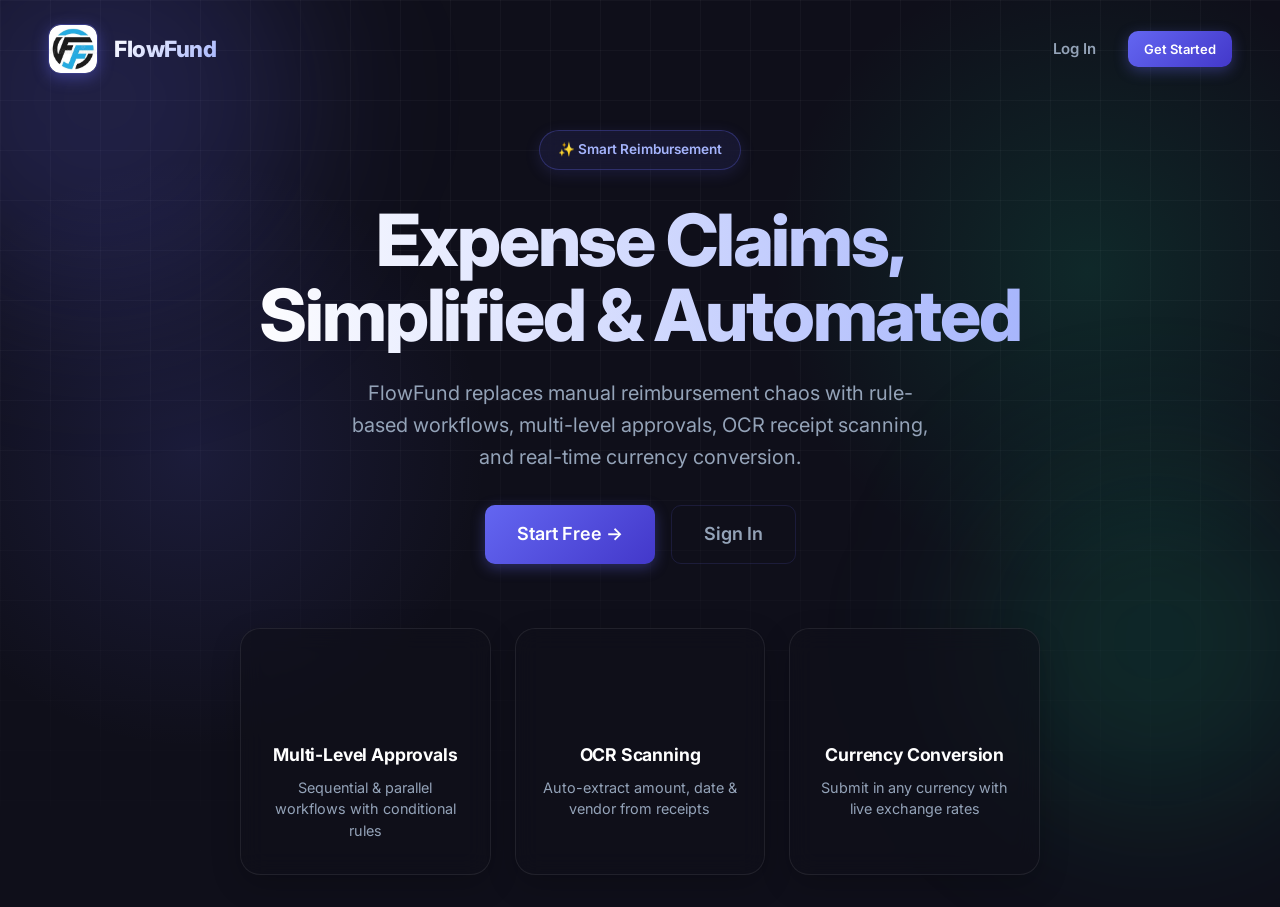
<file: frontend/index.html>
<!DOCTYPE html>
<html lang="en">

<head>
    <meta charset="UTF-8">
    <meta name="viewport" content="width=device-width, initial-scale=1.0">
    <meta name="description"
        content="FlowFund - Smart Expense Reimbursement System. Automate your expense workflows with multi-level approvals, OCR receipts, and currency conversion.">
    <title>FlowFund – Smart Expense Reimbursement</title>
    <link rel="stylesheet" href="css/styles.css">
    <style>
        @keyframes float {
            0%, 100% { transform: translateY(0) scale(1); }
            50% { transform: translateY(-20px) scale(1.05); }
        }
        @keyframes pulse-glow {
            0%, 100% { opacity: 0.6; }
            50% { opacity: 0.8; transform: scale(1.1); }
        }
        @keyframes gradientShift {
            0% { background-position: 0% 50%; }
            50% { background-position: 100% 50%; }
            100% { background-position: 0% 50%; }
        }

        .hero {
            min-height: 100vh;
            display: flex;
            flex-direction: column;
            background-color: var(--bg-primary);
            position: relative;
            overflow: hidden;
        }

        /* Hackathon-level animated background elements */
        .hero::after {
            content: '';
            position: absolute;
            inset: 0;
            background-image: 
                radial-gradient(circle at 15% 50%, rgba(99, 102, 241, 0.15), transparent 25%),
                radial-gradient(circle at 85% 30%, rgba(16, 185, 129, 0.15), transparent 25%);
            animation: pulse-glow 8s ease-in-out infinite alternate;
            pointer-events: none;
            z-index: 0;
        }

        .bg-grid {
            position: absolute;
            inset: 0;
            background-size: 50px 50px;
            background-image: linear-gradient(to right, rgba(255, 255, 255, 0.03) 1px, transparent 1px),
                              linear-gradient(to bottom, rgba(255, 255, 255, 0.03) 1px, transparent 1px);
            mask-image: linear-gradient(to bottom, rgba(0,0,0,1) 30%, transparent 100%);
            -webkit-mask-image: linear-gradient(to bottom, rgba(0,0,0,1) 40%, transparent 100%);
            z-index: 0;
        }

        .orb-1 {
            position: absolute; width: 400px; height: 400px; background: rgba(99, 102, 241, 0.2); 
            border-radius: 50%; filter: blur(80px); top: -100px; left: -100px; animation: float 10s ease-in-out infinite;
        }
        
        .orb-2 {
            position: absolute; width: 350px; height: 350px; background: rgba(16, 185, 129, 0.15); 
            border-radius: 50%; filter: blur(80px); bottom: 10%; right: -50px; animation: float 12s ease-in-out infinite reverse;
        }

        .hero-nav {
            display: flex;
            align-items: center;
            justify-content: space-between;
            padding: var(--space-lg) var(--space-2xl);
            position: relative;
            z-index: 10;
        }

        .hero-logo {
            display: flex;
            align-items: center;
            gap: var(--space-md);
            cursor: pointer;
        }

        .hero-logo .logo-mark {
            width: 50px;
            height: 50px;
            background: transparent;
            border-radius: 12px;
            display: flex;
            align-items: center;
            justify-content: center;
            font-size: 1.3rem;
            box-shadow: 0 4px 15px rgba(99, 102, 241, 0.4), inset 0 0 0 1px rgba(255,255,255,0.1);
            border: 1px solid rgba(99, 102, 241, 0.4);
            transition: all 0.4s cubic-bezier(0.175, 0.885, 0.32, 1.275);
            overflow: hidden;
            position: relative;
        }
        
        .hero-logo:hover .logo-mark {
            transform: scale(1.1) rotate(5deg);
            box-shadow: 0 10px 30px rgba(99, 102, 241, 0.6), inset 0 0 0 1px rgba(255,255,255,0.2);
            border-color: var(--primary-400);
        }

        .hero-logo span {
            font-size: 1.4rem;
            font-weight: 800;
            letter-spacing: -0.02em;
            background: linear-gradient(135deg, #fff, var(--primary-300));
            -webkit-background-clip: text;
            background-clip: text;
            -webkit-text-fill-color: transparent;
        }

        .hero-nav-links {
            display: flex;
            gap: var(--space-md);
            align-items: center;
        }

        .hero-content {
            flex: 1;
            display: flex;
            align-items: center;
            justify-content: center;
            padding: var(--space-xl);
            position: relative;
            z-index: 10;
        }

        .hero-inner {
            max-width: 800px;
            text-align: center;
        }

        .hero-badge {
            display: inline-flex;
            align-items: center;
            gap: 8px;
            background: rgba(99, 102, 241, 0.1);
            border: 1px solid rgba(99, 102, 241, 0.3);
            padding: 8px 18px;
            border-radius: var(--radius-full);
            font-size: 0.85rem;
            color: var(--primary-300);
            margin-bottom: var(--space-xl);
            font-weight: 600;
            backdrop-filter: blur(10px);
            box-shadow: 0 4px 15px rgba(99, 102, 241, 0.15);
            animation: float 6s ease-in-out infinite alternate;
        }

        .hero-inner h1 {
            font-size: clamp(3rem, 6vw, 4.5rem);
            font-weight: 800;
            line-height: 1.05;
            letter-spacing: -0.03em;
            margin-bottom: var(--space-lg);
            background: linear-gradient(to right, #ffffff, #a5b4fc, #34d399);
            background-size: 200% auto;
            -webkit-background-clip: text;
            background-clip: text;
            -webkit-text-fill-color: transparent;
            animation: gradientShift 6s linear infinite;
        }

        .hero-inner p {
            font-size: 1.25rem;
            color: var(--text-secondary);
            max-width: 600px;
            margin: 0 auto var(--space-xl);
            line-height: 1.6;
        }

        .hero-cta {
            display: flex;
            gap: var(--space-md);
            justify-content: center;
            margin-bottom: 4rem;
        }

        .btn-glow {
            position: relative;
        }

        .btn-glow::before {
            content: '';
            position: absolute;
            inset: -4px;
            background: linear-gradient(135deg, var(--primary-400), var(--accent-400));
            border-radius: inherit;
            filter: blur(12px);
            opacity: 0.5;
            transition: opacity 0.3s ease;
            z-index: -1;
        }

        .btn-glow:hover::before {
            opacity: 0.8;
            filter: blur(16px);
        }

        .hero-features {
            display: grid;
            grid-template-columns: repeat(3, 1fr);
            gap: var(--space-lg);
            max-width: 850px;
            margin: 0 auto;
        }

        .hero-feature {
            text-align: center;
            padding: 2rem 1.5rem;
            background: rgba(15, 15, 26, 0.6);
            border: 1px solid rgba(255, 255, 255, 0.08);
            border-radius: 20px;
            backdrop-filter: blur(12px);
            -webkit-backdrop-filter: blur(12px);
            transition: transform 0.4s cubic-bezier(0.175, 0.885, 0.32, 1.275), border-color 0.3s, box-shadow 0.3s;
            box-shadow: 0 10px 30px rgba(0,0,0,0.2);
            position: relative;
            overflow: hidden;
        }

        .hero-feature::before {
            content: '';
            position: absolute;
            top: 0; left: 0; right: 0; height: 1px;
            background: linear-gradient(90deg, transparent, rgba(255,255,255,0.2), transparent);
            opacity: 0;
            transition: opacity 0.3s;
        }

        .hero-feature:hover {
            border-color: rgba(99, 102, 241, 0.4);
            transform: translateY(-10px);
            box-shadow: 0 20px 40px rgba(99, 102, 241, 0.15);
        }

        .hero-feature:hover::before {
            opacity: 1;
        }

        .hero-feature .feat-icon {
            font-size: 2.5rem;
            margin-bottom: 1rem;
            display: inline-block;
            background: linear-gradient(135deg, var(--primary-300), var(--accent-300));
            -webkit-background-clip: text;
            background-clip: text;
            -webkit-text-fill-color: transparent;
            filter: drop-shadow(0 0 10px rgba(99, 102, 241, 0.4));
        }

        .hero-feature h3 {
            font-size: 1.1rem;
            font-weight: 700;
            color: #fff;
            margin-bottom: 8px;
            letter-spacing: -0.01em;
        }

        .hero-feature p {
            font-size: 0.9rem;
            color: var(--text-secondary);
            margin: 0;
            line-height: 1.5;
        }

        @media (max-width: 768px) {
            .hero-features {
                grid-template-columns: 1fr;
            }
            .hero-inner h1 {
                font-size: 2.5rem;
            }
            .orb-1, .orb-2 {
                display: none;
            }
        }
    </style>
</head>

<body>
    <div class="hero">
        <div class="bg-grid"></div>
        <div class="orb-1"></div>
        <div class="orb-2"></div>
        <nav class="hero-nav">
            <div class="hero-logo">
                <div class="logo-mark"><img src="logo.jpeg" alt="FlowFund Logo"
                        style="width: 100%; height: 100%; object-fit: cover; border-radius: inherit;"></div>
                <span>FlowFund</span>
            </div>
            <div class="hero-nav-links">
                <a href="login.html" class="btn btn-ghost">Log In</a>
                <a href="signup.html" class="btn btn-primary btn-sm">Get Started</a>
            </div>
        </nav>
        <div class="hero-content">
            <div class="hero-inner">
                <div class="hero-badge">✨ Smart Reimbursement</div>
                <h1>Expense Claims, Simplified & Automated</h1>
                <p>FlowFund replaces manual reimbursement chaos with rule-based workflows, multi-level approvals, OCR
                    receipt scanning, and real-time currency conversion.</p>
                <div class="hero-cta">
                    <a href="signup.html" class="btn btn-primary btn-lg btn-glow">Start Free →</a>
                    <a href="login.html" class="btn btn-outline btn-lg">Sign In</a>
                </div>
                <div class="hero-features">
                    <div class="hero-feature">
                        <div class="feat-icon">🔄</div>
                        <h3>Multi-Level Approvals</h3>
                        <p>Sequential & parallel workflows with conditional rules</p>
                    </div>
                    <div class="hero-feature">
                        <div class="feat-icon">📷</div>
                        <h3>OCR Scanning</h3>
                        <p>Auto-extract amount, date & vendor from receipts</p>
                    </div>
                    <div class="hero-feature">
                        <div class="feat-icon">💱</div>
                        <h3>Currency Conversion</h3>
                        <p>Submit in any currency with live exchange rates</p>
                    </div>
                </div>
            </div>
        </div>
    </div>
    <script src="js/api.js"></script>
    <script>
        // Redirect if already logged in
        if (API.isAuthenticated()) {
            const user = API.getUser();
            if (user) {
                if (user.role === 'admin') window.location.href = 'admin_dashboard.html';
                else if (user.role === 'manager') window.location.href = 'manager_dashboard.html';
                else window.location.href = 'employee_dashboard.html';
            }
        }
    </script>
</body>

</html>
</file>
<file: frontend/css/styles.css>
/* ============================================
   FlowFund Design System
   Modern SaaS Dark Theme
   ============================================ */

/* Google Fonts */
@import url('https://fonts.googleapis.com/css2?family=Inter:wght@300;400;500;600;700;800&display=swap');

/* ============================================
   CSS Custom Properties (Design Tokens)
   ============================================ */
:root {
    /* Primary Palette */
    --primary-50: #eef2ff;
    --primary-100: #e0e7ff;
    --primary-200: #c7d2fe;
    --primary-300: #a5b4fc;
    --primary-400: #818cf8;
    --primary-500: #6366f1;
    --primary-600: #4f46e5;
    --primary-700: #4338ca;
    --primary-800: #3730a3;
    --primary-900: #312e81;

    /* Accent / Success */
    --accent-400: #34d399;
    --accent-500: #10b981;
    --accent-600: #059669;

    /* Warning */
    --warning-400: #fbbf24;
    --warning-500: #f59e0b;
    --warning-600: #d97706;

    /* Danger */
    --danger-400: #f87171;
    --danger-500: #ef4444;
    --danger-600: #dc2626;

    /* Info / Cyan */
    --info-400: #22d3ee;
    --info-500: #06b6d4;

    /* Neutral Dark Palette */
    --bg-primary: #0f0f1a;
    --bg-secondary: #161625;
    --bg-tertiary: #1e1e30;
    --bg-card: #1a1a2e;
    --bg-card-hover: #22223a;
    --bg-input: #12121f;
    --bg-sidebar: #121220;
    --bg-overlay: rgba(0, 0, 0, 0.6);

    /* Borders */
    --border-primary: rgba(99, 102, 241, 0.15);
    --border-secondary: rgba(255, 255, 255, 0.06);
    --border-hover: rgba(99, 102, 241, 0.3);
    --border-focus: rgba(99, 102, 241, 0.5);

    /* Text */
    --text-primary: #f1f5f9;
    --text-secondary: #94a3b8;
    --text-tertiary: #64748b;
    --text-muted: #475569;
    --text-accent: #818cf8;

    /* Shadows */
    --shadow-sm: 0 1px 2px rgba(0, 0, 0, 0.3);
    --shadow-md: 0 4px 6px -1px rgba(0, 0, 0, 0.4), 0 2px 4px -2px rgba(0, 0, 0, 0.3);
    --shadow-lg: 0 10px 15px -3px rgba(0, 0, 0, 0.5), 0 4px 6px -4px rgba(0, 0, 0, 0.4);
    --shadow-xl: 0 20px 25px -5px rgba(0, 0, 0, 0.5), 0 8px 10px -6px rgba(0, 0, 0, 0.4);
    --shadow-glow: 0 0 20px rgba(99, 102, 241, 0.15);
    --shadow-glow-lg: 0 0 40px rgba(99, 102, 241, 0.2);

    /* Radius */
    --radius-sm: 6px;
    --radius-md: 10px;
    --radius-lg: 14px;
    --radius-xl: 20px;
    --radius-full: 9999px;

    /* Spacing */
    --space-xs: 4px;
    --space-sm: 8px;
    --space-md: 16px;
    --space-lg: 24px;
    --space-xl: 32px;
    --space-2xl: 48px;
    --space-3xl: 64px;

    /* Typography */
    --font-family: 'Inter', -apple-system, BlinkMacSystemFont, 'Segoe UI', sans-serif;
    --font-size-xs: 0.75rem;
    --font-size-sm: 0.8125rem;
    --font-size-base: 0.9375rem;
    --font-size-lg: 1.125rem;
    --font-size-xl: 1.25rem;
    --font-size-2xl: 1.5rem;
    --font-size-3xl: 1.875rem;
    --font-size-4xl: 2.25rem;

    /* Transitions */
    --transition-fast: 150ms cubic-bezier(0.4, 0, 0.2, 1);
    --transition-base: 250ms cubic-bezier(0.4, 0, 0.2, 1);
    --transition-slow: 400ms cubic-bezier(0.4, 0, 0.2, 1);

    /* Sidebar */
    --sidebar-width: 260px;
    --sidebar-collapsed: 70px;
}

/* ============================================
   Reset & Base
   ============================================ */
*,
*::before,
*::after {
    margin: 0;
    padding: 0;
    box-sizing: border-box;
}

html {
    scroll-behavior: smooth;
    font-size: 16px;
}

body {
    font-family: var(--font-family);
    background: var(--bg-primary);
    color: var(--text-primary);
    line-height: 1.6;
    min-height: 100vh;
    -webkit-font-smoothing: antialiased;
    -moz-osx-font-smoothing: grayscale;
}

a {
    color: var(--primary-400);
    text-decoration: none;
    transition: color var(--transition-fast);
}

a:hover {
    color: var(--primary-300);
}

img {
    max-width: 100%;
    display: block;
}

/* ============================================
   Scrollbar Styling
   ============================================ */
::-webkit-scrollbar {
    width: 6px;
    height: 6px;
}

::-webkit-scrollbar-track {
    background: var(--bg-secondary);
}

::-webkit-scrollbar-thumb {
    background: var(--primary-700);
    border-radius: var(--radius-full);
}

::-webkit-scrollbar-thumb:hover {
    background: var(--primary-600);
}

/* ============================================
   Auth Pages (Login / Signup)
   ============================================ */
.auth-page {
    min-height: 100vh;
    display: flex;
    align-items: center;
    justify-content: center;
    background: var(--bg-primary);
    position: relative;
    overflow: hidden;
}

.auth-page::before {
    content: '';
    position: absolute;
    top: -50%;
    left: -50%;
    width: 200%;
    height: 200%;
    background: radial-gradient(ellipse at 30% 20%, rgba(99, 102, 241, 0.08) 0%, transparent 50%),
        radial-gradient(ellipse at 70% 80%, rgba(16, 185, 129, 0.06) 0%, transparent 50%),
        radial-gradient(ellipse at 50% 50%, rgba(99, 102, 241, 0.03) 0%, transparent 70%);
    animation: authBgPulse 15s ease-in-out infinite alternate;
    pointer-events: none;
}

@keyframes authBgPulse {
    0% {
        transform: translate(0, 0) scale(1);
    }

    100% {
        transform: translate(-2%, -2%) scale(1.05);
    }
}

.auth-container {
    position: relative;
    z-index: 1;
    width: 100%;
    max-width: 440px;
    padding: var(--space-xl);
}

.auth-card {
    background: var(--bg-card);
    border: 1px solid var(--border-primary);
    border-radius: var(--radius-xl);
    padding: var(--space-2xl);
    box-shadow: var(--shadow-xl), var(--shadow-glow);
    backdrop-filter: blur(20px);
}

.auth-logo {
    text-align: center;
    margin-bottom: var(--space-xl);
}

.auth-logo .logo-icon {
    width: 64px;
    height: 64px;
    background: transparent;
    border-radius: var(--radius-lg);
    display: inline-flex;
    align-items: center;
    justify-content: center;
    font-size: 1.5rem;
    margin-bottom: var(--space-md);
    box-shadow: 0 8px 24px rgba(99, 102, 241, 0.4), 0 0 15px rgba(99, 102, 241, 0.5);
    transition: transform var(--transition-base), box-shadow var(--transition-base);
    border: 2px solid rgba(99, 102, 241, 0.3);
    overflow: hidden;
}

.auth-logo .logo-icon:hover {
    transform: scale(1.05) translateY(-2px);
    box-shadow: 0 12px 28px rgba(99, 102, 241, 0.5), 0 0 25px rgba(99, 102, 241, 0.7);
    border-color: rgba(99, 102, 241, 0.6);
}

.auth-logo h1 {
    font-size: var(--font-size-2xl);
    font-weight: 700;
    background: linear-gradient(135deg, var(--text-primary), var(--primary-300));
    -webkit-background-clip: text;
    -webkit-text-fill-color: transparent;
    background-clip: text;
}

.auth-logo p {
    color: var(--text-secondary);
    font-size: var(--font-size-sm);
    margin-top: var(--space-xs);
}

.auth-card h2 {
    font-size: var(--font-size-xl);
    font-weight: 600;
    margin-bottom: var(--space-lg);
    text-align: center;
}

/* ============================================
   Form Elements
   ============================================ */
.form-group {
    margin-bottom: var(--space-md);
}

.form-group label {
    display: block;
    font-size: var(--font-size-sm);
    font-weight: 500;
    color: var(--text-secondary);
    margin-bottom: var(--space-xs);
    letter-spacing: 0.02em;
}

.form-control {
    width: 100%;
    padding: 12px 16px;
    background: var(--bg-input);
    border: 1px solid var(--border-secondary);
    border-radius: var(--radius-md);
    color: var(--text-primary);
    font-family: var(--font-family);
    font-size: var(--font-size-base);
    transition: all var(--transition-fast);
    outline: none;
}

.form-control:focus {
    border-color: var(--primary-500);
    box-shadow: 0 0 0 3px rgba(99, 102, 241, 0.15);
}

.form-control::placeholder {
    color: var(--text-muted);
}

select.form-control {
    appearance: none;
    background-image: url("data:image/svg+xml,%3Csvg xmlns='http://www.w3.org/2000/svg' width='12' height='12' viewBox='0 0 12 12'%3E%3Cpath fill='%2394a3b8' d='M6 8.825L.175 3l1.4-1.4L6 6.025l4.425-4.425 1.4 1.4z'/%3E%3C/svg%3E");
    background-repeat: no-repeat;
    background-position: right 14px center;
    padding-right: 38px;
}

select.form-control option {
    background: var(--bg-card);
    color: var(--text-primary);
}

textarea.form-control {
    resize: vertical;
    min-height: 80px;
}

.form-row {
    display: grid;
    grid-template-columns: 1fr 1fr;
    gap: var(--space-md);
}

.form-hint {
    font-size: var(--font-size-xs);
    color: var(--text-tertiary);
    margin-top: var(--space-xs);
}

/* ============================================
   Buttons
   ============================================ */
.btn {
    display: inline-flex;
    align-items: center;
    justify-content: center;
    gap: var(--space-sm);
    padding: 12px 24px;
    border: none;
    border-radius: var(--radius-md);
    font-family: var(--font-family);
    font-size: var(--font-size-base);
    font-weight: 600;
    cursor: pointer;
    transition: all var(--transition-fast);
    outline: none;
    text-decoration: none;
    white-space: nowrap;
    position: relative;
    overflow: hidden;
}

.btn::after {
    content: '';
    position: absolute;
    inset: 0;
    background: linear-gradient(rgba(255, 255, 255, 0.1), transparent);
    opacity: 0;
    transition: opacity var(--transition-fast);
}

.btn:hover::after {
    opacity: 1;
}

.btn:active {
    transform: scale(0.98);
}

.btn-primary {
    background: linear-gradient(135deg, var(--primary-500), var(--primary-700));
    color: white;
    box-shadow: 0 4px 14px rgba(99, 102, 241, 0.35);
}

.btn-primary:hover {
    box-shadow: 0 6px 20px rgba(99, 102, 241, 0.45);
    transform: translateY(-1px);
}

.btn-success {
    background: linear-gradient(135deg, var(--accent-500), var(--accent-600));
    color: white;
    box-shadow: 0 4px 14px rgba(16, 185, 129, 0.3);
}

.btn-success:hover {
    box-shadow: 0 6px 20px rgba(16, 185, 129, 0.4);
}

.btn-danger {
    background: linear-gradient(135deg, var(--danger-500), var(--danger-600));
    color: white;
    box-shadow: 0 4px 14px rgba(239, 68, 68, 0.3);
}

.btn-outline {
    background: transparent;
    border: 1px solid var(--border-primary);
    color: var(--text-secondary);
}

.btn-outline:hover {
    border-color: var(--primary-500);
    color: var(--primary-400);
    background: rgba(99, 102, 241, 0.05);
}

.btn-ghost {
    background: transparent;
    color: var(--text-secondary);
    padding: 8px 16px;
}

.btn-ghost:hover {
    background: rgba(255, 255, 255, 0.05);
    color: var(--text-primary);
}

.btn-sm {
    padding: 8px 16px;
    font-size: var(--font-size-sm);
}

.btn-lg {
    padding: 14px 32px;
    font-size: var(--font-size-lg);
}

.btn-block {
    width: 100%;
}

.btn:disabled {
    opacity: 0.5;
    cursor: not-allowed;
    transform: none !important;
}

/* ============================================
   Dashboard Layout
   ============================================ */
.app-layout {
    display: flex;
    min-height: 100vh;
}

/* Sidebar */
.sidebar {
    width: var(--sidebar-width);
    background: var(--bg-sidebar);
    border-right: 1px solid var(--border-secondary);
    display: flex;
    flex-direction: column;
    position: fixed;
    top: 0;
    left: 0;
    height: 100vh;
    z-index: 100;
    transition: transform var(--transition-base);
}

.sidebar-header {
    padding: var(--space-lg);
    border-bottom: 1px solid var(--border-secondary);
    display: flex;
    align-items: center;
    gap: var(--space-md);
}

.sidebar-logo {
    width: 44px;
    height: 44px;
    background: transparent;
    border-radius: var(--radius-md);
    display: flex;
    align-items: center;
    justify-content: center;
    font-size: 1.2rem;
    flex-shrink: 0;
    box-shadow: 0 4px 12px rgba(99, 102, 241, 0.3);
    transition: transform var(--transition-base), box-shadow var(--transition-base);
    border: 1px solid rgba(99, 102, 241, 0.2);
    overflow: hidden;
}

.sidebar-header:hover .sidebar-logo {
    transform: scale(1.05) rotate(-3deg);
    box-shadow: 0 6px 16px rgba(99, 102, 241, 0.5), 0 0 10px rgba(99, 102, 241, 0.4);
    border-color: rgba(99, 102, 241, 0.5);
}

.sidebar-brand {
    font-size: var(--font-size-lg);
    font-weight: 700;
    background: linear-gradient(135deg, var(--text-primary), var(--primary-300));
    -webkit-background-clip: text;
    -webkit-text-fill-color: transparent;
    background-clip: text;
}

.sidebar-nav {
    flex: 1;
    padding: var(--space-md);
    overflow-y: auto;
}

.nav-section {
    margin-bottom: var(--space-lg);
}

.nav-section-title {
    font-size: var(--font-size-xs);
    font-weight: 600;
    color: var(--text-tertiary);
    text-transform: uppercase;
    letter-spacing: 0.08em;
    padding: 0 var(--space-md);
    margin-bottom: var(--space-sm);
}

.nav-item {
    display: flex;
    align-items: center;
    gap: var(--space-md);
    padding: 10px var(--space-md);
    border-radius: var(--radius-md);
    color: var(--text-secondary);
    font-size: var(--font-size-sm);
    font-weight: 500;
    cursor: pointer;
    transition: all var(--transition-fast);
    margin-bottom: 2px;
    text-decoration: none;
}

.nav-item:hover {
    background: rgba(99, 102, 241, 0.08);
    color: var(--text-primary);
}

.nav-item.active {
    background: rgba(99, 102, 241, 0.12);
    color: var(--primary-400);
    font-weight: 600;
}

.nav-item .nav-icon {
    width: 20px;
    height: 20px;
    display: flex;
    align-items: center;
    justify-content: center;
    font-size: 1rem;
    flex-shrink: 0;
}

.nav-item .nav-badge {
    margin-left: auto;
    background: var(--primary-600);
    color: white;
    font-size: var(--font-size-xs);
    padding: 2px 8px;
    border-radius: var(--radius-full);
    font-weight: 600;
}

.sidebar-footer {
    padding: var(--space-md) var(--space-lg);
    border-top: 1px solid var(--border-secondary);
}

.sidebar-user {
    display: flex;
    align-items: center;
    gap: var(--space-md);
    padding: var(--space-sm) 0;
}

.user-avatar {
    width: 36px;
    height: 36px;
    border-radius: var(--radius-full);
    background: linear-gradient(135deg, var(--primary-500), var(--primary-700));
    display: flex;
    align-items: center;
    justify-content: center;
    font-weight: 600;
    font-size: var(--font-size-sm);
    color: white;
    flex-shrink: 0;
}

.user-info {
    flex: 1;
    min-width: 0;
}

.user-name {
    font-size: var(--font-size-sm);
    font-weight: 600;
    color: var(--text-primary);
    white-space: nowrap;
    overflow: hidden;
    text-overflow: ellipsis;
}

.user-role {
    font-size: var(--font-size-xs);
    color: var(--text-tertiary);
    text-transform: capitalize;
}

/* Main Content */
.main-content {
    flex: 1;
    margin-left: var(--sidebar-width);
    min-height: 100vh;
}

.content-header {
    padding: var(--space-lg) var(--space-xl);
    border-bottom: 1px solid rgba(255, 255, 255, 0.04);
    background: rgba(22, 22, 37, 0.7);
    display: flex;
    align-items: center;
    justify-content: space-between;
    position: sticky;
    top: 0;
    z-index: 50;
    backdrop-filter: blur(16px);
    -webkit-backdrop-filter: blur(16px);
}

.content-header h1 {
    font-size: var(--font-size-2xl);
    font-weight: 700;
}

.content-header .header-subtitle {
    color: var(--text-secondary);
    font-size: var(--font-size-sm);
    margin-top: 2px;
}

.content-body {
    padding: var(--space-xl);
}

/* Mobile sidebar toggle */
.sidebar-toggle {
    display: none;
    background: none;
    border: none;
    color: var(--text-primary);
    font-size: 1.5rem;
    cursor: pointer;
    padding: var(--space-sm);
}

.sidebar-overlay {
    display: none;
    position: fixed;
    inset: 0;
    background: var(--bg-overlay);
    z-index: 99;
}

/* ============================================
   Cards
   ============================================ */
.card {
    background: rgba(26, 26, 46, 0.6);
    border: 1px solid var(--border-secondary);
    border-radius: var(--radius-lg);
    overflow: hidden;
    backdrop-filter: blur(12px);
    -webkit-backdrop-filter: blur(12px);
    transition: all var(--transition-base);
}

.card:hover {
    border-color: var(--border-hover);
    box-shadow: var(--shadow-lg);
}

.card-header {
    padding: var(--space-lg);
    border-bottom: 1px solid var(--border-secondary);
    display: flex;
    align-items: center;
    justify-content: space-between;
}

.card-header h3 {
    font-size: var(--font-size-lg);
    font-weight: 600;
}

.card-body {
    padding: var(--space-lg);
}

.card-footer {
    padding: var(--space-md) var(--space-lg);
    border-top: 1px solid var(--border-secondary);
    display: flex;
    align-items: center;
    justify-content: flex-end;
    gap: var(--space-md);
}

/* Stat Cards */
.stats-grid {
    display: grid;
    grid-template-columns: repeat(auto-fit, minmax(240px, 1fr));
    gap: var(--space-lg);
    margin-bottom: var(--space-xl);
}

.stat-card {
    background: rgba(26, 26, 46, 0.6);
    border: 1px solid var(--border-secondary);
    border-radius: var(--radius-lg);
    padding: var(--space-lg);
    display: flex;
    align-items: flex-start;
    gap: var(--space-md);
    backdrop-filter: blur(12px);
    -webkit-backdrop-filter: blur(12px);
    transition: all var(--transition-base);
    position: relative;
    overflow: hidden;
}

.stat-card::before {
    content: '';
    position: absolute;
    top: 0;
    left: 0;
    right: 0;
    height: 3px;
    background: linear-gradient(90deg, var(--primary-500), var(--primary-400));
    opacity: 0;
    transition: opacity var(--transition-fast);
}

.stat-card:hover {
    border-color: var(--border-hover);
    transform: translateY(-2px);
    box-shadow: var(--shadow-lg), var(--shadow-glow);
}

.stat-card:hover::before {
    opacity: 1;
}

.stat-icon {
    width: 48px;
    height: 48px;
    border-radius: var(--radius-md);
    display: flex;
    align-items: center;
    justify-content: center;
    font-size: 1.3rem;
    flex-shrink: 0;
}

.stat-icon.primary {
    background: rgba(99, 102, 241, 0.12);
    color: var(--primary-400);
}

.stat-icon.success {
    background: rgba(16, 185, 129, 0.12);
    color: var(--accent-400);
}

.stat-icon.warning {
    background: rgba(245, 158, 11, 0.12);
    color: var(--warning-400);
}

.stat-icon.danger {
    background: rgba(239, 68, 68, 0.12);
    color: var(--danger-400);
}

.stat-content {
    flex: 1;
}

.stat-value {
    font-size: var(--font-size-2xl);
    font-weight: 700;
    line-height: 1.2;
}

.stat-label {
    font-size: var(--font-size-sm);
    color: var(--text-secondary);
    margin-top: 2px;
}

/* ============================================
   Tables
   ============================================ */
.table-container {
    overflow-x: auto;
    border-radius: var(--radius-lg);
    border: 1px solid var(--border-secondary);
}

.data-table {
    width: 100%;
    border-collapse: collapse;
    font-size: var(--font-size-sm);
}

.data-table thead {
    background: var(--bg-tertiary);
}

.data-table th {
    padding: 14px var(--space-md);
    text-align: left;
    font-weight: 600;
    color: var(--text-secondary);
    font-size: var(--font-size-xs);
    text-transform: uppercase;
    letter-spacing: 0.06em;
    white-space: nowrap;
    border-bottom: 1px solid var(--border-secondary);
}

.data-table td {
    padding: 14px var(--space-md);
    border-bottom: 1px solid var(--border-secondary);
    color: var(--text-primary);
    vertical-align: middle;
}

.data-table tbody tr {
    transition: background var(--transition-fast);
}

.data-table tbody tr:hover {
    background: rgba(99, 102, 241, 0.04);
}

.data-table tbody tr:last-child td {
    border-bottom: none;
}

/* ============================================
   Badges / Status
   ============================================ */
.badge {
    display: inline-flex;
    align-items: center;
    gap: 6px;
    padding: 4px 12px;
    border-radius: var(--radius-full);
    font-size: var(--font-size-xs);
    font-weight: 600;
    letter-spacing: 0.02em;
    white-space: nowrap;
}

.badge::before {
    content: '';
    width: 6px;
    height: 6px;
    border-radius: 50%;
    flex-shrink: 0;
}

.badge-draft {
    background: rgba(100, 116, 139, 0.15);
    color: var(--text-secondary);
}

.badge-draft::before {
    background: var(--text-secondary);
}

.badge-waiting,
.badge-pending {
    background: rgba(245, 158, 11, 0.12);
    color: var(--warning-400);
}

.badge-waiting::before,
.badge-pending::before {
    background: var(--warning-400);
}

.badge-approved {
    background: rgba(16, 185, 129, 0.12);
    color: var(--accent-400);
}

.badge-approved::before {
    background: var(--accent-400);
}

.badge-rejected {
    background: rgba(239, 68, 68, 0.12);
    color: var(--danger-400);
}

.badge-rejected::before {
    background: var(--danger-400);
}

.badge-role {
    background: rgba(99, 102, 241, 0.12);
    color: var(--primary-400);
}

.badge-role::before {
    display: none;
}

/* ============================================
   Modal
   ============================================ */
.modal-backdrop {
    position: fixed;
    inset: 0;
    background: var(--bg-overlay);
    backdrop-filter: blur(4px);
    z-index: 200;
    display: flex;
    align-items: center;
    justify-content: center;
    opacity: 0;
    visibility: hidden;
    transition: all var(--transition-base);
}

.modal-backdrop.active {
    opacity: 1;
    visibility: visible;
}

.modal {
    background: var(--bg-card);
    border: 1px solid var(--border-primary);
    border-radius: var(--radius-xl);
    width: 100%;
    max-width: 560px;
    max-height: 90vh;
    overflow-y: auto;
    box-shadow: var(--shadow-xl);
    transform: scale(0.95) translateY(10px);
    transition: transform var(--transition-base);
}

.modal-backdrop.active .modal {
    transform: scale(1) translateY(0);
}

.modal-header {
    padding: var(--space-lg);
    border-bottom: 1px solid var(--border-secondary);
    display: flex;
    align-items: center;
    justify-content: space-between;
}

.modal-header h3 {
    font-size: var(--font-size-lg);
    font-weight: 600;
}

.modal-close {
    width: 32px;
    height: 32px;
    display: flex;
    align-items: center;
    justify-content: center;
    border: none;
    background: none;
    color: var(--text-secondary);
    cursor: pointer;
    border-radius: var(--radius-sm);
    font-size: 1.2rem;
    transition: all var(--transition-fast);
}

.modal-close:hover {
    background: rgba(255, 255, 255, 0.05);
    color: var(--text-primary);
}

.modal-body {
    padding: var(--space-lg);
}

.modal-footer {
    padding: var(--space-md) var(--space-lg);
    border-top: 1px solid var(--border-secondary);
    display: flex;
    justify-content: flex-end;
    gap: var(--space-md);
}

/* ============================================
   Toast Notifications
   ============================================ */
.toast-container {
    position: fixed;
    top: var(--space-lg);
    right: var(--space-lg);
    z-index: 1000;
    display: flex;
    flex-direction: column;
    gap: var(--space-sm);
}

.toast {
    background: var(--bg-card);
    border: 1px solid var(--border-primary);
    border-radius: var(--radius-md);
    padding: var(--space-md) var(--space-lg);
    box-shadow: var(--shadow-xl);
    display: flex;
    align-items: center;
    gap: var(--space-md);
    min-width: 300px;
    max-width: 450px;
    animation: toastSlideIn 0.3s cubic-bezier(0.4, 0, 0.2, 1);
    transition: all var(--transition-base);
}

.toast.removing {
    animation: toastSlideOut 0.3s cubic-bezier(0.4, 0, 0.2, 1) forwards;
}

@keyframes toastSlideIn {
    from {
        transform: translateX(100%);
        opacity: 0;
    }

    to {
        transform: translateX(0);
        opacity: 1;
    }
}

@keyframes toastSlideOut {
    from {
        transform: translateX(0);
        opacity: 1;
    }

    to {
        transform: translateX(100%);
        opacity: 0;
    }
}

.toast-icon {
    font-size: 1.2rem;
    flex-shrink: 0;
}

.toast-success .toast-icon {
    color: var(--accent-400);
}

.toast-error .toast-icon {
    color: var(--danger-400);
}

.toast-warning .toast-icon {
    color: var(--warning-400);
}

.toast-info .toast-icon {
    color: var(--info-400);
}

.toast-message {
    flex: 1;
    font-size: var(--font-size-sm);
}

.toast-close {
    background: none;
    border: none;
    color: var(--text-tertiary);
    cursor: pointer;
    padding: 2px;
    font-size: 1rem;
}

/* ============================================
   Loading States
   ============================================ */
.spinner {
    width: 24px;
    height: 24px;
    border: 3px solid rgba(99, 102, 241, 0.2);
    border-top-color: var(--primary-500);
    border-radius: 50%;
    animation: spin 0.8s linear infinite;
}

@keyframes spin {
    to {
        transform: rotate(360deg);
    }
}

.loading-overlay {
    position: absolute;
    inset: 0;
    background: rgba(15, 15, 26, 0.7);
    display: flex;
    align-items: center;
    justify-content: center;
    z-index: 10;
    border-radius: inherit;
}

.skeleton {
    background: linear-gradient(90deg, var(--bg-tertiary) 25%, var(--bg-card-hover) 50%, var(--bg-tertiary) 75%);
    background-size: 200% 100%;
    animation: shimmer 1.5s infinite;
    border-radius: var(--radius-sm);
}

@keyframes shimmer {
    0% {
        background-position: 200% 0;
    }

    100% {
        background-position: -200% 0;
    }
}

.page-loader {
    display: flex;
    align-items: center;
    justify-content: center;
    min-height: 400px;
    flex-direction: column;
    gap: var(--space-md);
}

.page-loader .spinner {
    width: 40px;
    height: 40px;
}

/* ============================================
   Empty State
   ============================================ */
.empty-state {
    text-align: center;
    padding: var(--space-3xl) var(--space-xl);
    color: var(--text-secondary);
}

.empty-state .empty-icon {
    font-size: 3rem;
    margin-bottom: var(--space-md);
    opacity: 0.5;
}

.empty-state h3 {
    font-size: var(--font-size-lg);
    font-weight: 600;
    color: var(--text-primary);
    margin-bottom: var(--space-sm);
}

.empty-state p {
    font-size: var(--font-size-sm);
    max-width: 400px;
    margin: 0 auto;
}

/* ============================================
   File Upload
   ============================================ */
.file-upload {
    border: 2px dashed var(--border-secondary);
    border-radius: var(--radius-lg);
    padding: var(--space-xl);
    text-align: center;
    cursor: pointer;
    transition: all var(--transition-fast);
    position: relative;
}

.file-upload:hover {
    border-color: var(--primary-500);
    background: rgba(99, 102, 241, 0.04);
}

.file-upload.dragover {
    border-color: var(--primary-400);
    background: rgba(99, 102, 241, 0.08);
}

.file-upload input[type="file"] {
    position: absolute;
    inset: 0;
    opacity: 0;
    cursor: pointer;
}

.file-upload .upload-icon {
    font-size: 2rem;
    margin-bottom: var(--space-sm);
    color: var(--text-tertiary);
}

.file-upload p {
    font-size: var(--font-size-sm);
    color: var(--text-secondary);
}

.file-upload .file-name {
    margin-top: var(--space-sm);
    font-size: var(--font-size-sm);
    color: var(--primary-400);
    font-weight: 500;
}

/* ============================================
   Approval Timeline
   ============================================ */
.timeline {
    position: relative;
    padding-left: var(--space-xl);
}

.timeline::before {
    content: '';
    position: absolute;
    left: 11px;
    top: 0;
    bottom: 0;
    width: 2px;
    background: var(--border-secondary);
}

.timeline-item {
    position: relative;
    padding-bottom: var(--space-lg);
}

.timeline-item:last-child {
    padding-bottom: 0;
}

.timeline-dot {
    position: absolute;
    left: -22px;
    top: 4px;
    width: 12px;
    height: 12px;
    border-radius: 50%;
    border: 2px solid var(--bg-card);
}

.timeline-dot.pending {
    background: var(--warning-400);
}

.timeline-dot.approved {
    background: var(--accent-400);
}

.timeline-dot.rejected {
    background: var(--danger-400);
}

.timeline-content h4 {
    font-size: var(--font-size-sm);
    font-weight: 600;
    margin-bottom: 4px;
}

.timeline-content p {
    font-size: var(--font-size-xs);
    color: var(--text-secondary);
}

.timeline-time {
    font-size: var(--font-size-xs);
    color: var(--text-tertiary);
    margin-top: 4px;
}

/* ============================================
   Tabs
   ============================================ */
.tabs {
    display: flex;
    gap: var(--space-xs);
    border-bottom: 1px solid var(--border-secondary);
    margin-bottom: var(--space-lg);
}

.tab-btn {
    padding: var(--space-md) var(--space-lg);
    background: none;
    border: none;
    border-bottom: 2px solid transparent;
    color: var(--text-secondary);
    font-family: var(--font-family);
    font-size: var(--font-size-sm);
    font-weight: 500;
    cursor: pointer;
    transition: all var(--transition-fast);
}

.tab-btn:hover {
    color: var(--text-primary);
}

.tab-btn.active {
    color: var(--primary-400);
    border-bottom-color: var(--primary-500);
}

.tab-content {
    display: none;
}

.tab-content.active {
    display: block;
    animation: fadeIn 0.3s ease;
}

@keyframes fadeIn {
    from {
        opacity: 0;
        transform: translateY(8px);
    }

    to {
        opacity: 1;
        transform: translateY(0);
    }
}

/* ============================================
   Search & Filters
   ============================================ */
.search-bar {
    position: relative;
    max-width: 350px;
}

.search-bar input {
    padding-left: 40px;
}

.search-bar .search-icon {
    position: absolute;
    left: 14px;
    top: 50%;
    transform: translateY(-50%);
    color: var(--text-tertiary);
    font-size: 0.9rem;
    pointer-events: none;
}

.filters {
    display: flex;
    gap: var(--space-md);
    align-items: center;
    flex-wrap: wrap;
}

/* ============================================
   Action Bar
   ============================================ */
.action-bar {
    display: flex;
    align-items: center;
    justify-content: space-between;
    gap: var(--space-md);
    margin-bottom: var(--space-lg);
    flex-wrap: wrap;
}

/* ============================================
   Responsive
   ============================================ */
@media (max-width: 1024px) {
    .sidebar {
        transform: translateX(-100%);
    }

    .sidebar.open {
        transform: translateX(0);
    }

    .sidebar-overlay.active {
        display: block;
    }

    .sidebar-toggle {
        display: block;
    }

    .main-content {
        margin-left: 0;
    }

    .stats-grid {
        grid-template-columns: repeat(2, 1fr);
    }

    .form-row {
        grid-template-columns: 1fr;
    }
}

@media (max-width: 640px) {
    .stats-grid {
        grid-template-columns: 1fr;
    }

    .content-body {
        padding: var(--space-md);
    }

    .content-header {
        padding: var(--space-md);
    }

    .auth-container {
        padding: var(--space-md);
    }

    .auth-card {
        padding: var(--space-lg);
    }

    .action-bar {
        flex-direction: column;
        align-items: stretch;
    }

    .modal {
        margin: var(--space-md);
        max-width: calc(100% - var(--space-xl));
    }
}

/* ============================================
   Utility Classes
   ============================================ */
.text-center {
    text-align: center;
}

.text-right {
    text-align: right;
}

.text-primary {
    color: var(--primary-400);
}

.text-success {
    color: var(--accent-400);
}

.text-warning {
    color: var(--warning-400);
}

.text-danger {
    color: var(--danger-400);
}

.text-muted {
    color: var(--text-secondary);
}

.text-sm {
    font-size: var(--font-size-sm);
}

.text-xs {
    font-size: var(--font-size-xs);
}

.fw-600 {
    font-weight: 600;
}

.fw-700 {
    font-weight: 700;
}

.mt-1 {
    margin-top: var(--space-sm);
}

.mt-2 {
    margin-top: var(--space-md);
}

.mt-3 {
    margin-top: var(--space-lg);
}

.mb-1 {
    margin-bottom: var(--space-sm);
}

.mb-2 {
    margin-bottom: var(--space-md);
}

.mb-3 {
    margin-bottom: var(--space-lg);
}

.d-flex {
    display: flex;
}

.align-center {
    align-items: center;
}

.justify-between {
    justify-content: space-between;
}

.gap-1 {
    gap: var(--space-sm);
}

.gap-2 {
    gap: var(--space-md);
}

.gap-3 {
    gap: var(--space-lg);
}

.hidden {
    display: none !important;
}

.visible {
    display: block !important;
}
</file>
